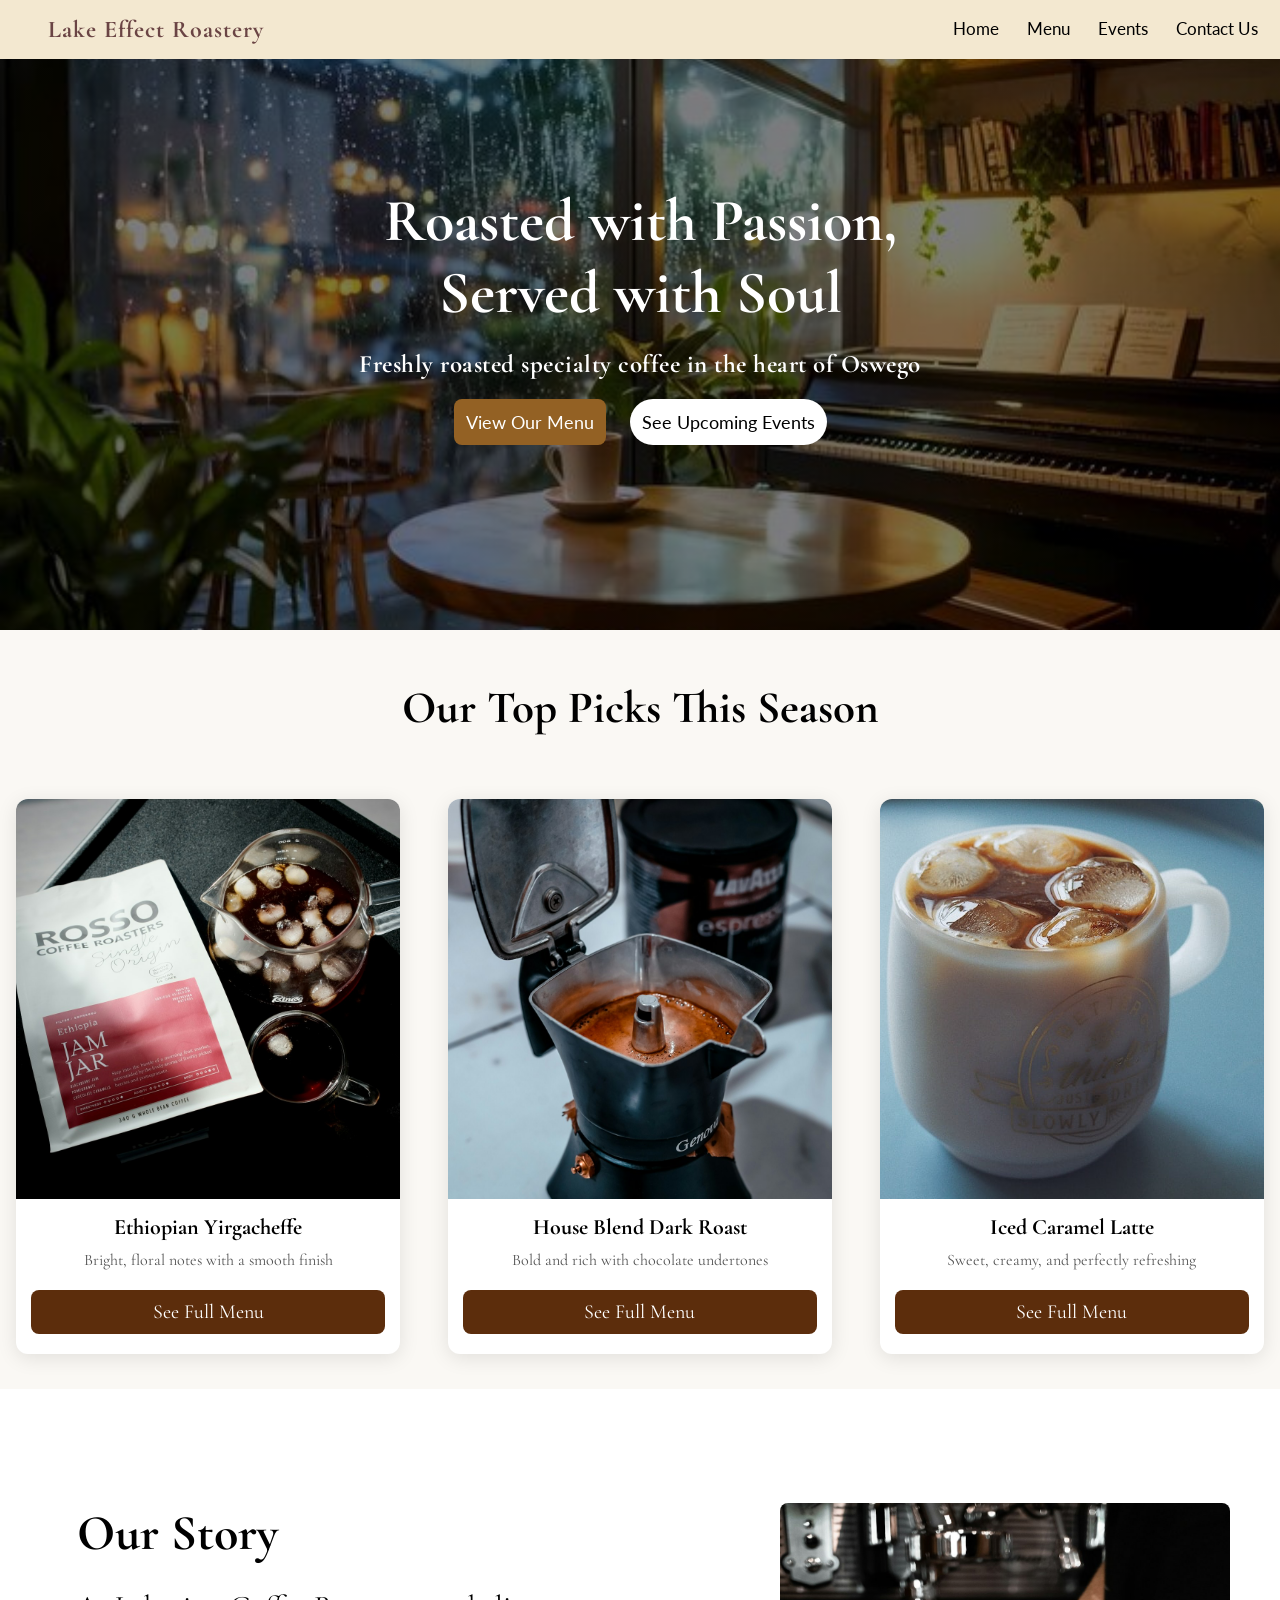
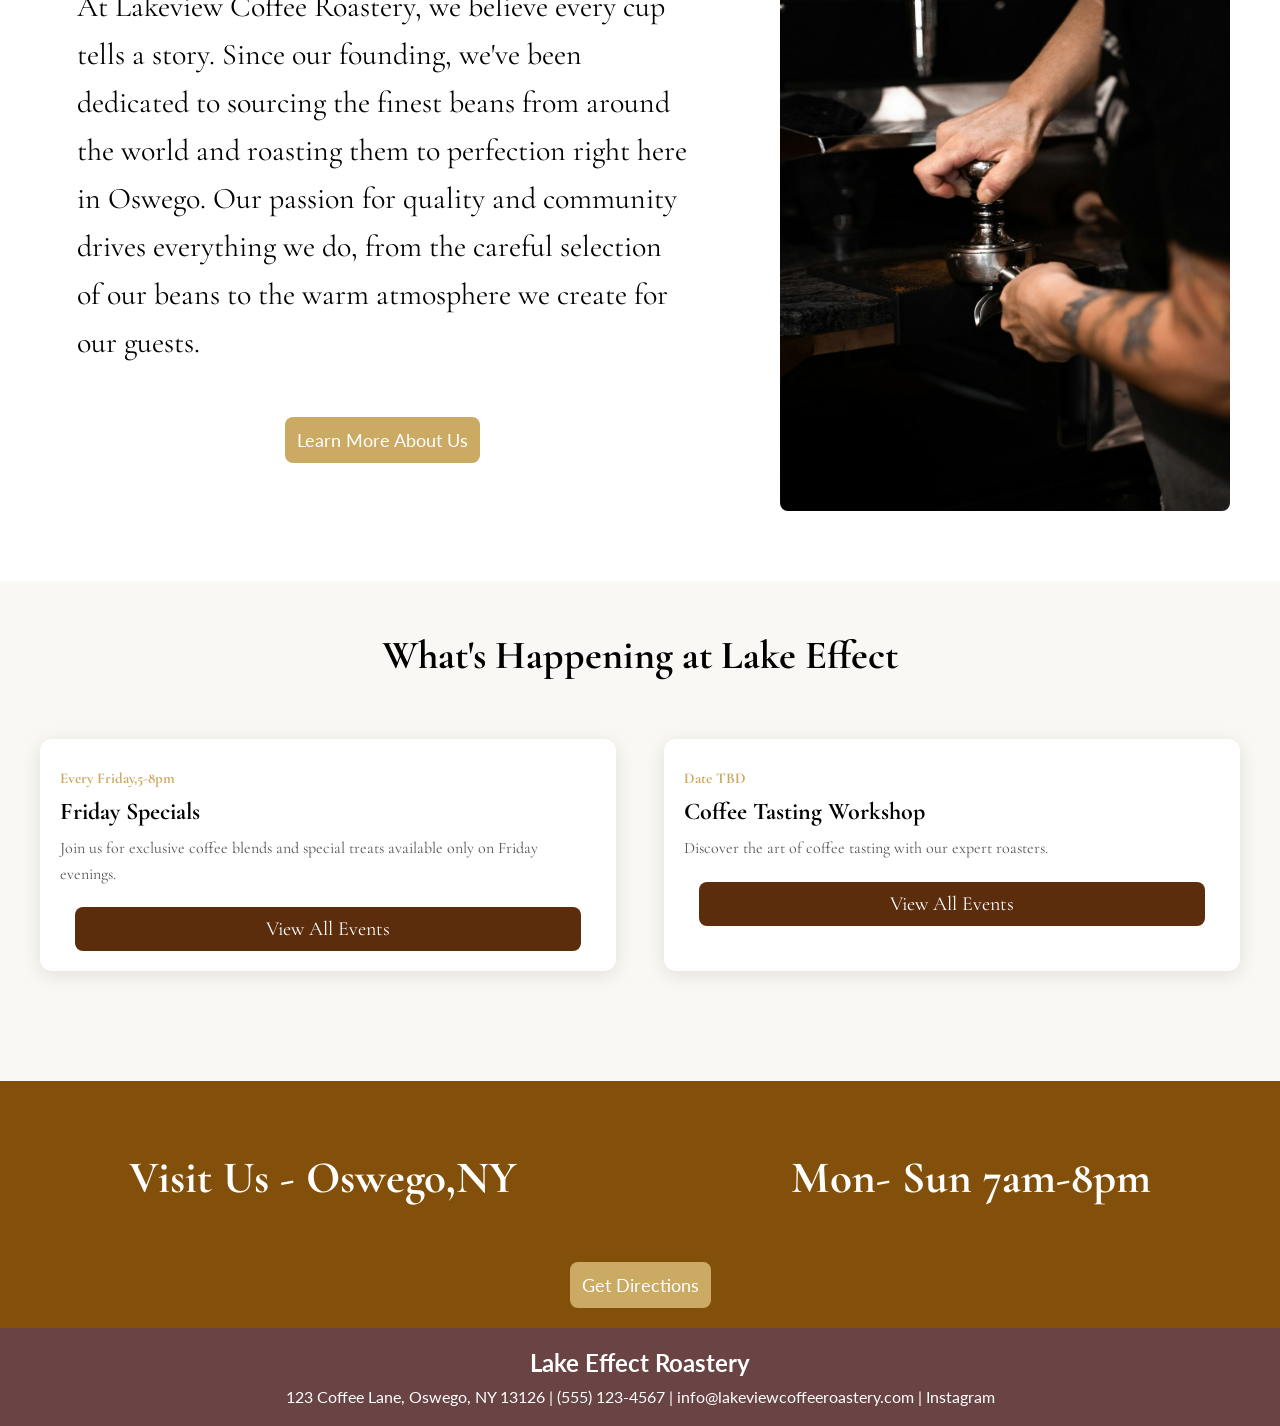
<file: index.html>
<!DOCTYPE html>
<html lang="en">

<head>
    <meta charset="UTF-8">
    <meta name="viewport" content="width=device-width, initial-scale=1.0">
    <link rel="stylesheet" href="style.css">
    <title>Lake Effect</title>
    <!--Lato Font-->

    <link rel="preconnect" href="https://fonts.googleapis.com">
    <link rel="preconnect" href="https://fonts.gstatic.com" crossorigin>
    <link
        href="https://fonts.googleapis.com/css2?family=Lato:ital,wght@0,100;0,300;0,400;0,700;0,900;1,100;1,300;1,400;1,700;1,900&display=swap"
        rel="stylesheet">

    <!--Cormorant Garamond Font-->
    <link rel="preconnect" href="https://fonts.googleapis.com">
    <link rel="preconnect" href="https://fonts.gstatic.com" crossorigin>
    <link
        href="https://fonts.googleapis.com/css2?family=Cormorant+Garamond:ital,wght@0,300..700;1,300..700&family=Lato:ital,wght@0,100;0,300;0,400;0,700;0,900;1,100;1,300;1,400;1,700;1,900&display=swap"
        rel="stylesheet">
    <link rel="stylesheet" href="https://cdn.jsdelivr.net/npm/@fortawesome/fontawesome-free@6.6.0/css/all.min.css">
    <style>
        .text-box h3 {
            letter-spacing: 0.5px;
        }
    </style>
</head>

<body>
    <!-- Main content goes here -->
    <section class="header">
        
        <nav>
            <h3 style="letter-spacing: 1px;">Lake Effect Roastery</h3>
            <div class="nav-links" id="navLinks">
                <i class="fa-solid fa-xmark" onclick="hidemenu()"></i>

                <ul>
                    <li><a href="index.html">Home</a></li>
                    <li><a href="menu.html">Menu</a></li>
                    <li><a href="events.html">Events</a></li>
                    <li><a href="contact.html">Contact Us</a></li>
                </ul>
            </div>
            <i class="fa-solid fa-bars" onclick="showmenu()"></i>
        </nav>
        <div class="text-box">
            <h1>
                Roasted with Passion,<br>
                Served with Soul

            </h1>
            <h3>Freshly roasted specialty coffee in the heart of Oswego </h3>
            <a href="menu.html" class="hero-btn">View Our Menu</a>
            <a href="events.html" class="hero-btn2">See Upcoming Events</a>
        </div>
    </section>

    <!--------- Top picks section ---------->

    <section class="top-picks">
        <h1>Our Top Picks This Season</h1>
        <div class="row">
            <div class="top-pick-col">
                <img src="images/ey.png" alt="Ethiopian Yirgacheffe">
                <div class="layer">
                    <h3>Ethiopian Yirgacheffe</h3>
                    <p>Bright, floral notes with a smooth finish</p>
                    <a href="menu.html" class="card-btn">See Full Menu</a>
                </div>
            </div>
            <div class="top-pick-col">
                <img src="images/hbd.png" alt="House Blend Dark Roast">
                <div class="layer">
                    <h3>House Blend Dark Roast</h3>
                    <p>Bold and rich with chocolate undertones</p>
                    <a href="menu.html" class="card-btn">See Full Menu</a>
                </div>
            </div>
            <div class="top-pick-col">
                <img src="images/iced.png" alt="Iced Caramel Latte">
                <div class="layer">
                    <h3>Iced Caramel Latte</h3>
                    <p>Sweet, creamy, and perfectly refreshing</p>
                    <a href="menu.html" class="card-btn">See Full Menu</a>
                </div>
            </div>
        </div>


        <!--- Our story sectiom-->
        <section class="our-story">
            <div class="row">
                <div class="story-col">
                    <h1>Our Story</h1>
                    <p>At Lakeview Coffee Roastery, we believe every cup tells a story. Since our founding, we've been
                        dedicated to sourcing the finest beans from around the world and roasting them to perfection
                        right here in Oswego. Our passion for quality and community drives everything we do, from the
                        careful selection of our beans to the warm atmosphere we create for our guests.
                    </p>
                    <a href="contact.html" class="hero-btn3">Learn More About Us</a>
                </div>
                <div class="story-col">
                    <img src="images/story.png" alt="Lake Effect Roastery Interior">
                </div>
            </div>
        </section>

        <!--whats happening section -->
        <section class="whats-happening">
            <h1>What's Happening at Lake Effect</h1>

            <div class="happening-row"> 

                <div class="happening-col">
                    <h4> Every Friday,5-8pm</h4>
                    <h2>Friday Specials</h2>
                    <p>Join us for exclusive coffee blends and special treats available only on Friday evenings.</p>
                    <a href="events.html" class="card-btn">View All Events</a>
                </div>

                <div class="happening-col">
                    <h4> Date TBD</h4>
                    <h2>Coffee Tasting Workshop</h2>
                    <p>Discover the art of coffee tasting with our expert roasters.</p>
                    <a href="events.html" class="card-btn">View All Events</a>
                </div>

            </div> 
        </section>
        <section class = "get-directions">
            <div class="row">
                <div class="directions-col">
                    <h1>Visit Us - Oswego,NY</h1>
                </div>
            <div class="directions-col">
                   <h1>Mon- Sun 7am-8pm</h1> 
                </div>
            </div>
            <a href="https://www.google.com/maps/place/123+Coffee+Lane,+Oswego,+NY+13126" class="hero-btn3" target="_blank" rel="noopener noreferrer">Get Directions</a>
        </section>
    


        <!-- contact us section-->
        
        <section class="footer">
            <h3>Lake Effect Roastery</h3>
            <p>123 Coffee Lane, Oswego, NY 13126 | (555) 123-4567 | <a href="https://mail.google.com/mail/?view=cm&fs=1&to=info@lakeviewcoffeeroastery.com" target="_blank" rel="noopener noreferrer">info@lakeviewcoffeeroastery.com</a> | <a href="https://www.instagram.com/" target="_blank" rel="noopener noreferrer">Instagram</a></p>
        </section>

        <script>
            var navLinks = document.getElementById("navLinks");
            function showmenu() {
                navLinks.style.right = "0";
            }
            function hidemenu() {
                navLinks.style.right = "-200px";
            }

        </script>

</body>

</html>
</file>
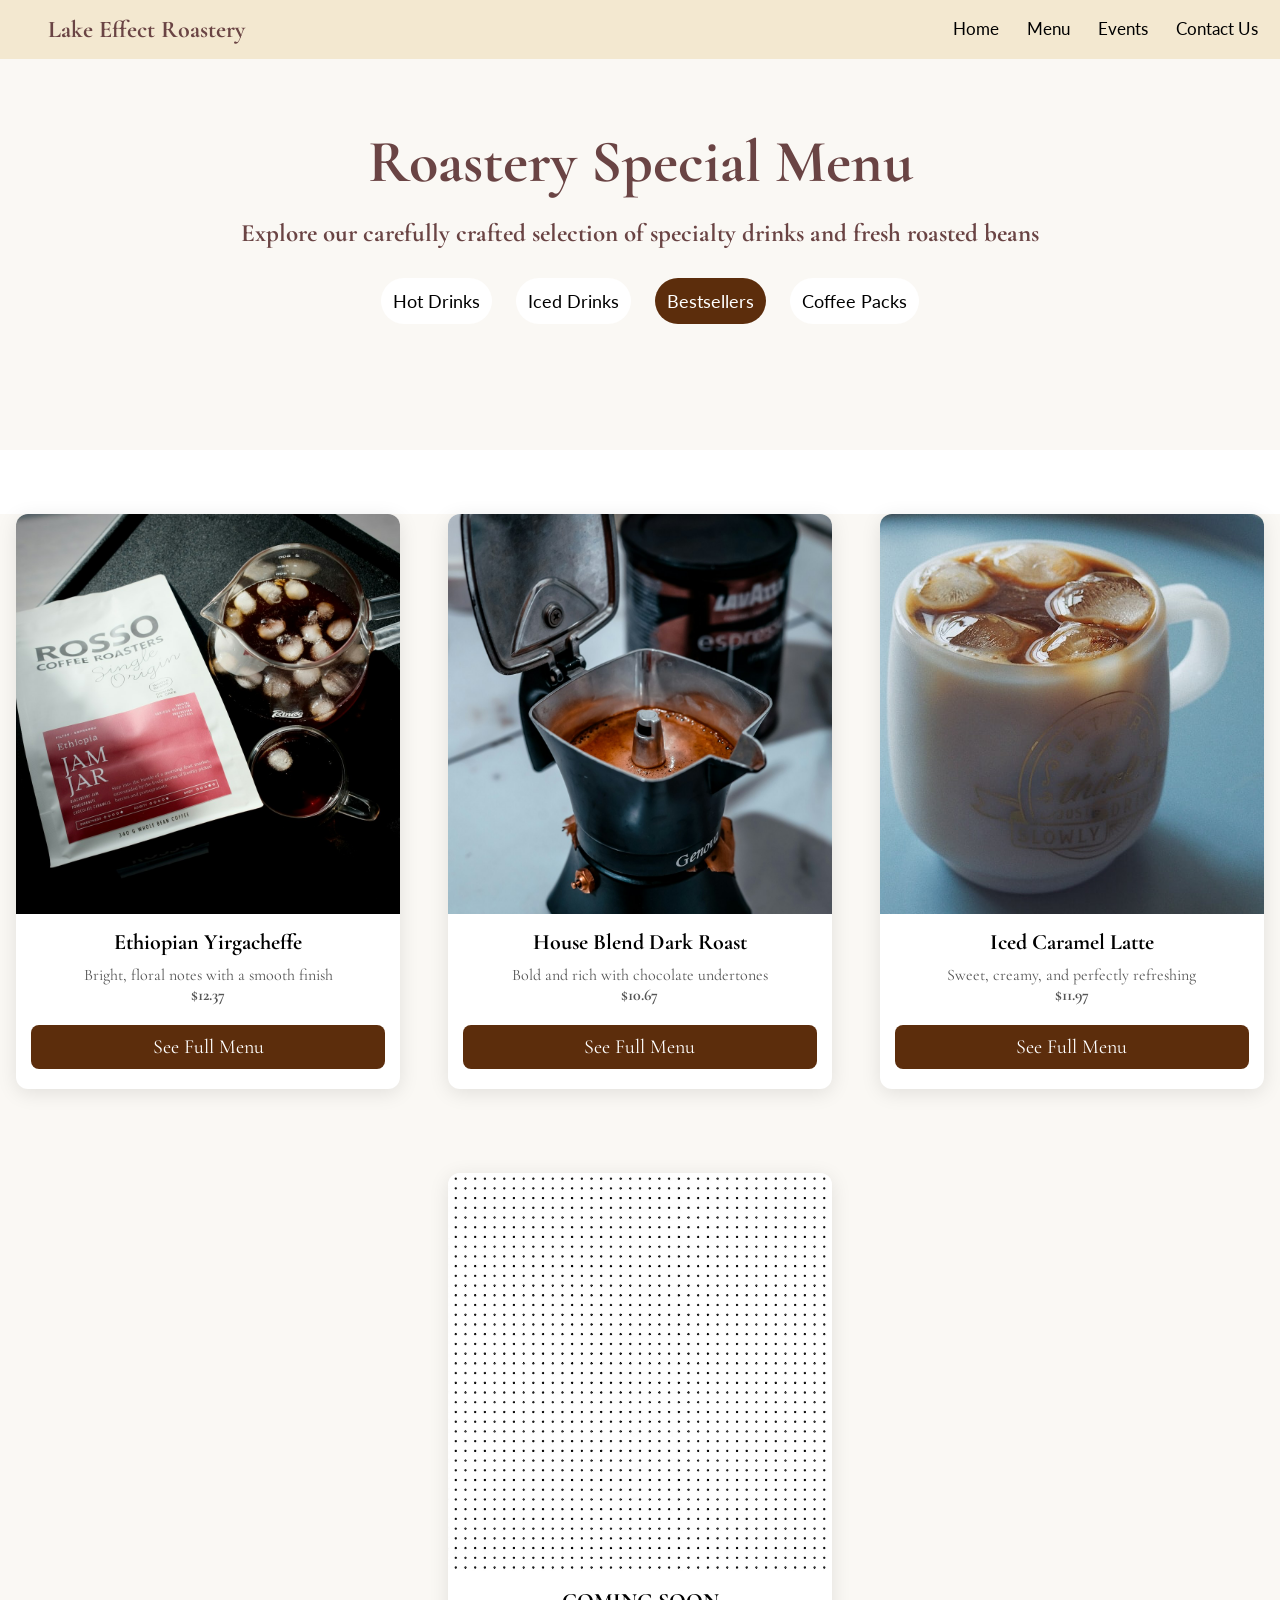
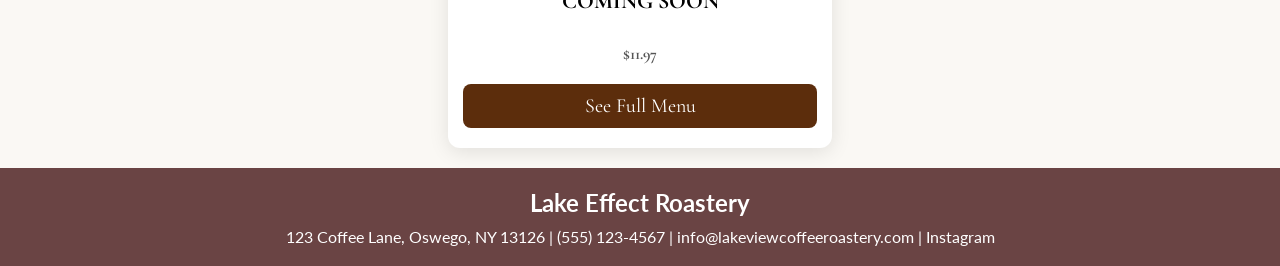
<file: best.html>
<!DOCTYPE html>
<html lang="en">

<head>
    <meta charset="UTF-8">
    <meta name="viewport" content="width=device-width, initial-scale=1.0">
    <link rel="stylesheet" href="style.css">
    <title>Lake Effect</title>
    <!--Lato Font-->

    <link rel="preconnect" href="https://fonts.googleapis.com">
    <link rel="preconnect" href="https://fonts.gstatic.com" crossorigin>
    <link
        href="https://fonts.googleapis.com/css2?family=Lato:ital,wght@0,100;0,300;0,400;0,700;0,900;1,100;1,300;1,400;1,700;1,900&display=swap"
        rel="stylesheet">

    <!--Cormorant Garamond Font-->
    <link rel="preconnect" href="https://fonts.googleapis.com">
    <link rel="preconnect" href="https://fonts.gstatic.com" crossorigin>
    <link
        href="https://fonts.googleapis.com/css2?family=Cormorant+Garamond:ital,wght@0,300..700;1,300..700&family=Lato:ital,wght@0,100;0,300;0,400;0,700;0,900;1,100;1,300;1,400;1,700;1,900&display=swap"
        rel="stylesheet">
    <link rel="stylesheet" href="https://cdn.jsdelivr.net/npm/@fortawesome/fontawesome-free@6.6.0/css/all.min.css">
</head>

<body>
    <!-- Main content goes here -->
    <section class="header-menu">
        <nav>
            <h3>Lake Effect Roastery</h3>
            <div class="nav-links" id="navLinks">
                <i class="fa-solid fa-xmark" onclick="hidemenu()"></i>

                <ul>
                    <li><a href="index.html">Home</a></li>
                    <li><a href="menu.html">Menu</a></li>
                    <li><a href="events.html">Events</a></li>
                    <li><a href="contact.html">Contact Us</a></li>
                </ul>
            </div>
            <i class="fa-solid fa-bars" onclick="showmenu()"></i>
        </nav>
        <div class="text-box">
            <h1>
                Roastery Special Menu
            </h1>
            <h3>Explore our carefully crafted selection of specialty drinks and fresh roasted beans </h3>
            <a href="menu.html" class="hero-btn2">Hot Drinks</a>
            <a href="iced.html" class="hero-btn2">Iced Drinks</a>
            <a href="best.html" class="hero-btn2-selected">Bestsellers</a>
            <a href="packs.html" class="hero-btn2">Coffee Packs</a>
        </div>
    </section>

    <!--------- Top picks section ---------->

    <section class="top-picks-menu">
        <div class="row">
            <div class="top-pick-col">
                <img src="images/ey.png" alt="Ethiopian Yirgacheffe">
                <div class="layer">
                    <h3>Ethiopian Yirgacheffe</h3>
                    <p>Bright, floral notes with a smooth finish <br> <b>$12.37</b> </p>
                    <a href="menu.html" class="card-btn">See Full Menu</a>
                </div>
            </div>
            <div class="top-pick-col">
                <img src="images/hbd.png" alt="House Blend Dark Roast">
                <div class="layer">
                    <h3>House Blend Dark Roast</h3>
                    <p>Bold and rich with chocolate undertones <br> <b>$10.67</b></p>
                    <a href="menu.html" class="card-btn">See Full Menu</a>
                </div>
            </div>
            <div class="top-pick-col">
                <img src="images/iced.png" alt="Iced Caramel Latte">
                <div class="layer">
                    <h3>Iced Caramel Latte</h3>
                    <p>Sweet, creamy, and perfectly refreshing <br> <b>$11.97</b></p>
                    <a href="menu.html" class="card-btn">See Full Menu</a>
                </div>
            </div>
        </div>
        <div class="row-2">
            <div class="top-pick-col">
                <img src="images/grid.png" alt="Iced Caramel Latte">
                <div class="layer">
                    <h3>COMING SOON</h3>
                    <p> <br> <b>$11.97</b></p>
                    <a href="menu.html" class="card-btn">See Full Menu</a>
                </div>
            </div>
        </div>
        </section>


        <!-- contact us section-->

        <section class="footer">
            <h3>Lake Effect Roastery</h3>
            <p>123 Coffee Lane, Oswego, NY 13126 | (555) 123-4567 | <a href="https://mail.google.com/mail/?view=cm&fs=1&to=info@lakeviewcoffeeroastery.com" target="_blank" rel="noopener noreferrer">info@lakeviewcoffeeroastery.com</a> | <a href="https://www.instagram.com/" target="_blank" rel="noopener noreferrer">Instagram</a></p>
        </section>

        <script>
            var navLinks = document.getElementById("navLinks");
            function showmenu() {
                navLinks.style.right = "0";
            }
            function hidemenu() {
                navLinks.style.right = "-200px";
            }

        </script>

</body>

</html>
</file>
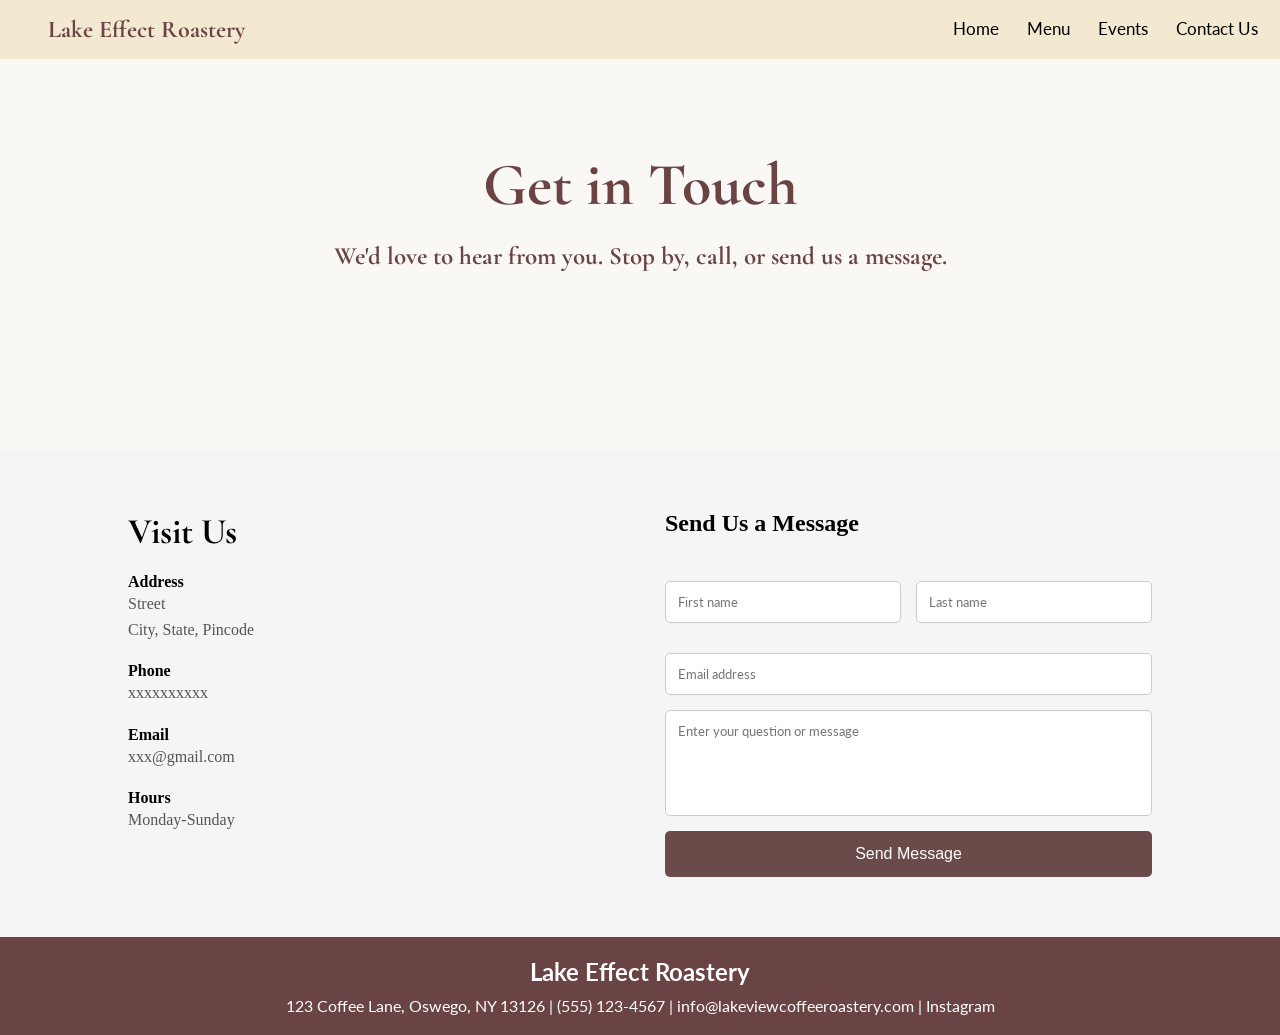
<file: contact.html>
<!DOCTYPE html>
<html lang="en">

<head>
    <meta charset="UTF-8">
    <meta name="viewport" content="width=device-width, initial-scale=1.0">
    <link rel="stylesheet" href="style.css">
    <title>Lake Effect</title>
    <!--Lato Font-->

    <link rel="preconnect" href="https://fonts.googleapis.com">
    <link rel="preconnect" href="https://fonts.gstatic.com" crossorigin>
    <link
        href="https://fonts.googleapis.com/css2?family=Lato:ital,wght@0,100;0,300;0,400;0,700;0,900;1,100;1,300;1,400;1,700;1,900&display=swap"
        rel="stylesheet">

    <!--Cormorant Garamond Font-->
    <link rel="preconnect" href="https://fonts.googleapis.com">
    <link rel="preconnect" href="https://fonts.gstatic.com" crossorigin>
    <link
        href="https://fonts.googleapis.com/css2?family=Cormorant+Garamond:ital,wght@0,300..700;1,300..700&family=Lato:ital,wght@0,100;0,300;0,400;0,700;0,900;1,100;1,300;1,400;1,700;1,900&display=swap"
        rel="stylesheet">
    <link rel="stylesheet" href="https://cdn.jsdelivr.net/npm/@fortawesome/fontawesome-free@6.6.0/css/all.min.css">
</head>

<body>
    <!-- Main content goes here -->
    <section class="header-menu">
        <nav>
            <h3>Lake Effect Roastery</h3>
            <div class="nav-links" id="navLinks">
                <i class="fa-solid fa-xmark" onclick="hidemenu()"></i>

                <ul>
                    <li><a href="index.html">Home</a></li>
                    <li><a href="menu.html">Menu</a></li>
                    <li><a href="events.html">Events</a></li>
                    <li><a href="contact.html">Contact Us</a></li>
                </ul>
            </div>
            <i class="fa-solid fa-bars" onclick="showmenu()"></i>
        </nav>
        <div class="text-box">
            <h1>
                Get in Touch 
            </h1>
            <h3>We'd love to hear from you. Stop by, call, or send us a message. </h3>
        </div>
    </section>

    <!--------- Top picks section ---------->

    <section class="contact-section">
    <div class="contact-container">

        <!-- LEFT SIDE -->
        <div class="contact-left">
            <h2>Visit Us</h2>

            <div class="contact-info">
                <h4>Address</h4>
                <p>Street<br>City, State, Pincode</p>

                <h4>Phone</h4>
                <p>xxxxxxxxxx</p>

                <h4>Email</h4>
                <p><a href="https://mail.google.com/mail/?view=cm&fs=1&to=xxx@gmail.com" target="_blank" rel="noopener noreferrer">xxx@gmail.com</a></p>

                <h4>Hours</h4>
                <p>Monday-Sunday</p>
            </div>
        </div>

        <!-- RIGHT SIDE -->
        <div class="contact-right">
            <h2>Send Us a Message</h2>

            <form>
                <div class="row">
                    <input type="text" placeholder="First name" required>
                    <input type="text" placeholder="Last name" required>
                </div>

                <input type="email" placeholder="Email address" required>

                <textarea rows="5" placeholder="Enter your question or message"></textarea>

                <button type="submit">Send Message</button>
            </form>
        </div>

    </div>
</section>


        <!-- contact us section-->

        <section class="footer">
            <h3>Lake Effect Roastery</h3>
            <p>123 Coffee Lane, Oswego, NY 13126 | (555) 123-4567 | <a href="https://mail.google.com/mail/?view=cm&fs=1&to=info@lakeviewcoffeeroastery.com" target="_blank" rel="noopener noreferrer">info@lakeviewcoffeeroastery.com</a> | <a href="https://www.instagram.com/" target="_blank" rel="noopener noreferrer">Instagram</a></p>
        </section>

        <script>
            var navLinks = document.getElementById("navLinks");
            function showmenu() {
                navLinks.style.right = "0";
            }
            function hidemenu() {
                navLinks.style.right = "-200px";
            }

        </script>

</body>

</html>
</file>
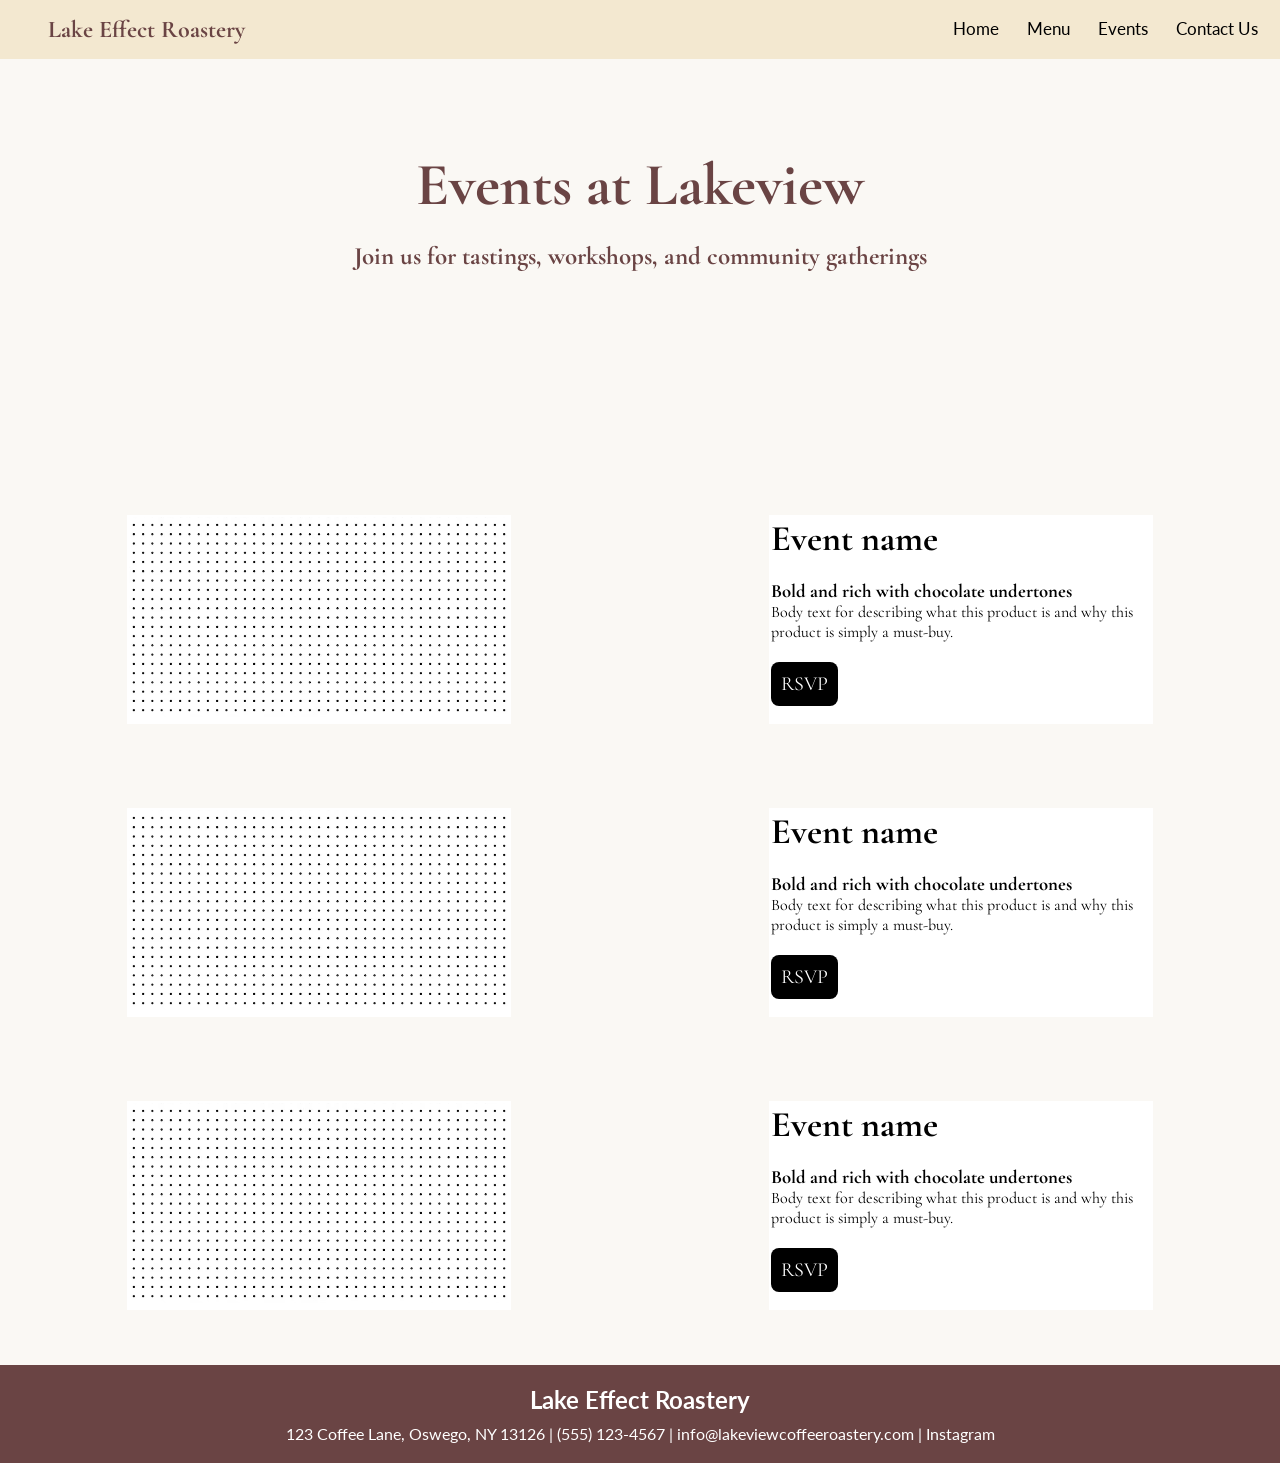
<file: events.html>
<!DOCTYPE html>
<html lang="en">

<head>
    <meta charset="UTF-8">
    <meta name="viewport" content="width=device-width, initial-scale=1.0">
    <link rel="stylesheet" href="style.css">
    <title>Lake Effect</title>
    <!--Lato Font-->

    <link rel="preconnect" href="https://fonts.googleapis.com">
    <link rel="preconnect" href="https://fonts.gstatic.com" crossorigin>
    <link
        href="https://fonts.googleapis.com/css2?family=Lato:ital,wght@0,100;0,300;0,400;0,700;0,900;1,100;1,300;1,400;1,700;1,900&display=swap"
        rel="stylesheet">

    <!--Cormorant Garamond Font-->
    <link rel="preconnect" href="https://fonts.googleapis.com">
    <link rel="preconnect" href="https://fonts.gstatic.com" crossorigin>
    <link
        href="https://fonts.googleapis.com/css2?family=Cormorant+Garamond:ital,wght@0,300..700;1,300..700&family=Lato:ital,wght@0,100;0,300;0,400;0,700;0,900;1,100;1,300;1,400;1,700;1,900&display=swap"
        rel="stylesheet">
    <link rel="stylesheet" href="https://cdn.jsdelivr.net/npm/@fortawesome/fontawesome-free@6.6.0/css/all.min.css">
</head>

<body>
    <!-- Main content goes here -->
    <section class="header-menu">
        <nav>
            <h3>Lake Effect Roastery</h3>
            <div class="nav-links" id="navLinks">
                <i class="fa-solid fa-xmark" onclick="hidemenu()"></i>

                <ul>
                    <li><a href="index.html">Home</a></li>
                    <li><a href="menu.html">Menu</a></li>
                    <li><a href="events.html">Events</a></li>
                    <li><a href="contact.html">Contact Us</a></li>
                </ul>
            </div>
            <i class="fa-solid fa-bars" onclick="showmenu()"></i>
        </nav>
        <div class="text-box">
            <h1>
                Events at Lakeview
            </h1>
            <h3>Join us for tastings, workshops, and community gatherings </h3>
        </div>
    </section>

    <!--------- Top picks section ---------->

    <section class="events-section ">
        <div class="row">
            <div class="event-col">
                <img src="images/grid.png" alt="Ethiopian Yirgacheffe">
            </div>
            <div class="event-col">
                    <h1>Event name</h1>
                    <h3>Bold and rich with chocolate undertones </h3>
                    <p>Body text for describing what this product is and why this product is simply a must-buy.</p>
                    <a href="#" class="event-btn">RSVP</a>
            </div>
        </div>
         <div class="row">
            <div class="event-col">
                <img src="images/grid.png" alt="Ethiopian Yirgacheffe">
            </div>
            <div class="event-col">
                    <h1>Event name</h1>
                    <h3>Bold and rich with chocolate undertones </h3>
                    <p>Body text for describing what this product is and why this product is simply a must-buy.</p>
                    <a href="#" class="event-btn">RSVP</a>
            </div>
        </div>
         <div class="row">
            <div class="event-col">
                <img src="images/grid.png" alt="Ethiopian Yirgacheffe">
            </div>
            <div class="event-col">
                    <h1>Event name</h1>
                    <h3>Bold and rich with chocolate undertones </h3>
                    <p>Body text for describing what this product is and why this product is simply a must-buy.</p>
                    <a href="#" class="event-btn">RSVP</a>
            </div>
        </div>
        </section>


        <!-- contact us section-->

        <section class="footer">
            <h3>Lake Effect Roastery</h3>
            <p>123 Coffee Lane, Oswego, NY 13126 | (555) 123-4567 | <a href="https://mail.google.com/mail/?view=cm&fs=1&to=info@lakeviewcoffeeroastery.com" target="_blank" rel="noopener noreferrer">info@lakeviewcoffeeroastery.com</a> | <a href="https://www.instagram.com/" target="_blank" rel="noopener noreferrer">Instagram</a></p>
        </section>

        <script>
            var navLinks = document.getElementById("navLinks");
            function showmenu() {
                navLinks.style.right = "0";
            }
            function hidemenu() {
                navLinks.style.right = "-200px";
            }

        </script>

</body>

</html>
</file>
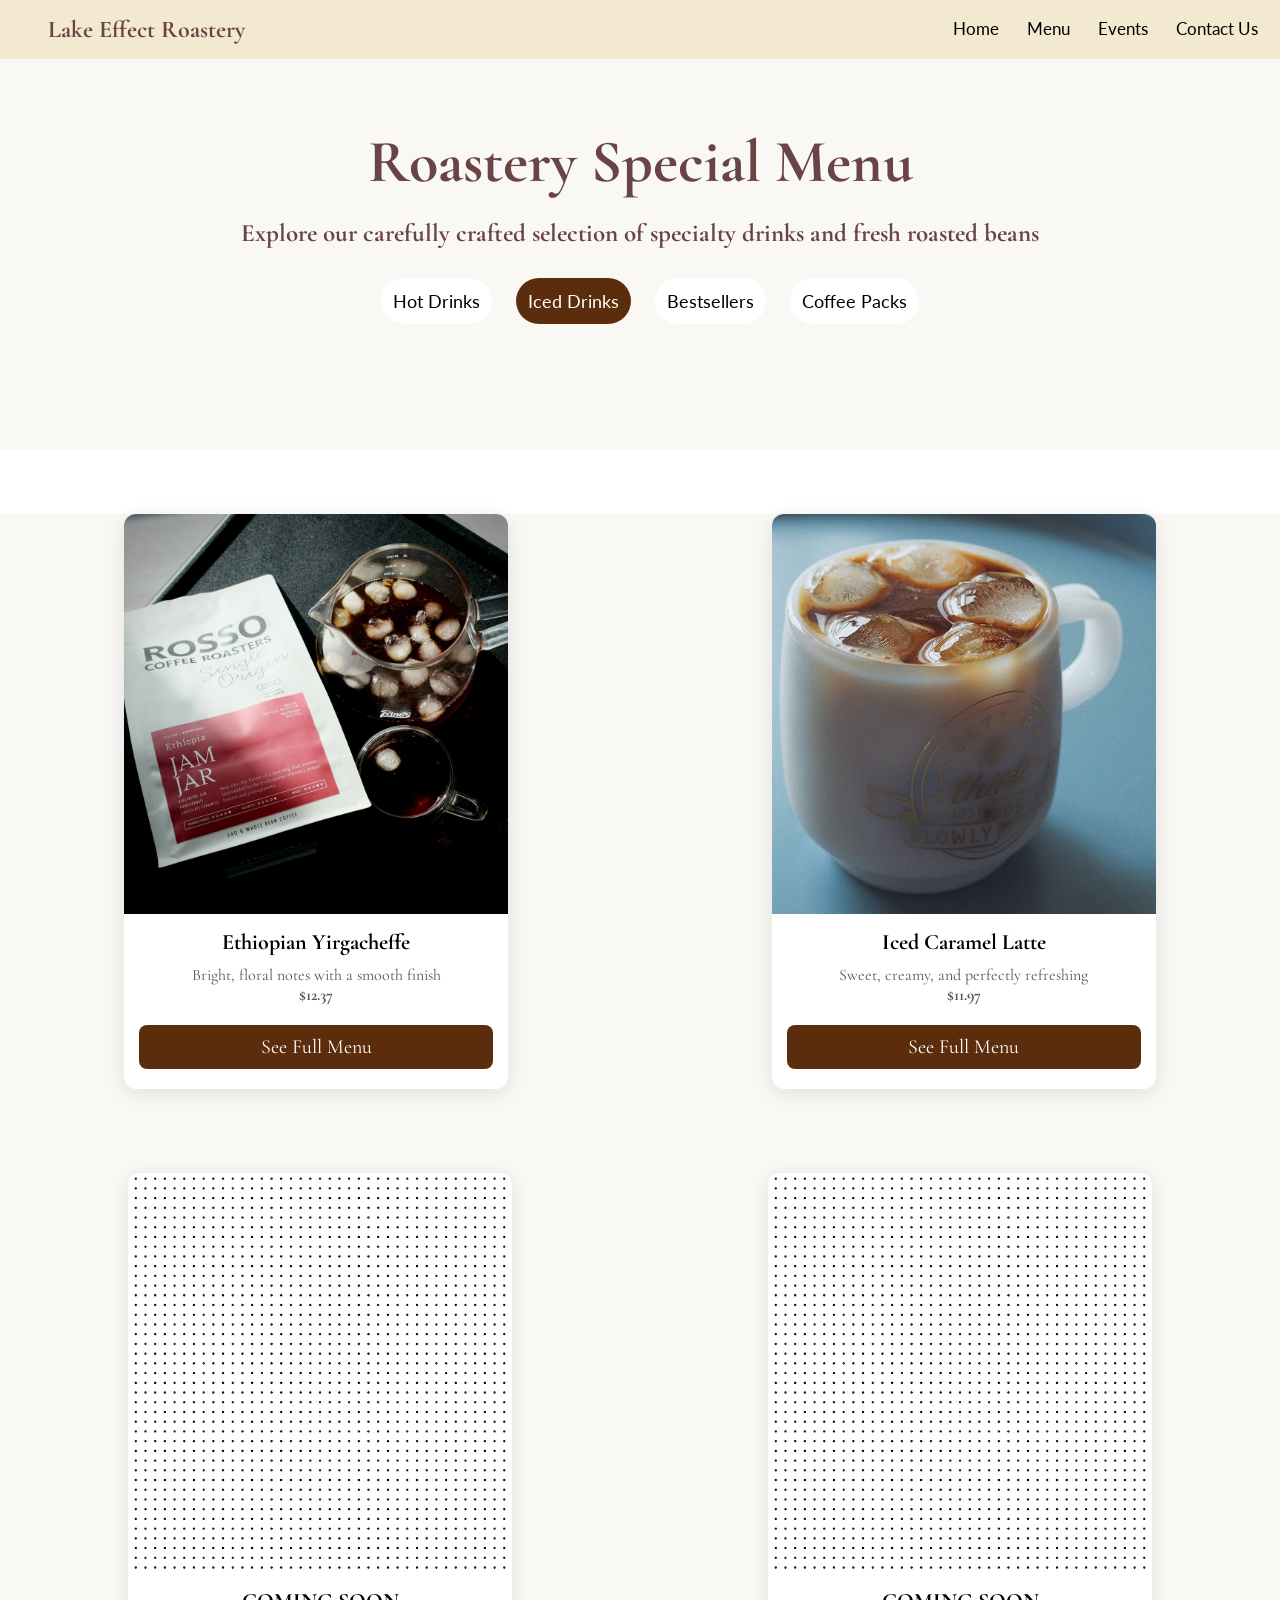
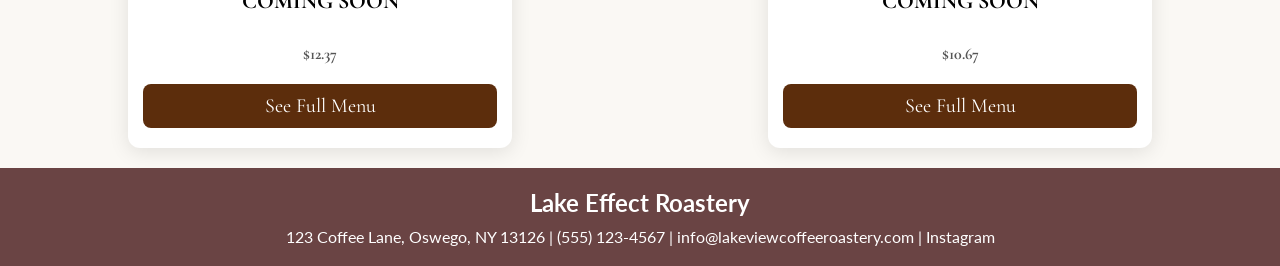
<file: iced.html>
<!DOCTYPE html>
<html lang="en">

<head>
    <meta charset="UTF-8">
    <meta name="viewport" content="width=device-width, initial-scale=1.0">
    <link rel="stylesheet" href="style.css">
    <title>Lake Effect</title>
    <!--Lato Font-->

    <link rel="preconnect" href="https://fonts.googleapis.com">
    <link rel="preconnect" href="https://fonts.gstatic.com" crossorigin>
    <link
        href="https://fonts.googleapis.com/css2?family=Lato:ital,wght@0,100;0,300;0,400;0,700;0,900;1,100;1,300;1,400;1,700;1,900&display=swap"
        rel="stylesheet">

    <!--Cormorant Garamond Font-->
    <link rel="preconnect" href="https://fonts.googleapis.com">
    <link rel="preconnect" href="https://fonts.gstatic.com" crossorigin>
    <link
        href="https://fonts.googleapis.com/css2?family=Cormorant+Garamond:ital,wght@0,300..700;1,300..700&family=Lato:ital,wght@0,100;0,300;0,400;0,700;0,900;1,100;1,300;1,400;1,700;1,900&display=swap"
        rel="stylesheet">
    <link rel="stylesheet" href="https://cdn.jsdelivr.net/npm/@fortawesome/fontawesome-free@6.6.0/css/all.min.css">
</head>

<body>
    <!-- Main content goes here -->
    <section class="header-menu">
        <nav>
            <h3>Lake Effect Roastery</h3>
            <div class="nav-links" id="navLinks">
                <i class="fa-solid fa-xmark" onclick="hidemenu()"></i>

                <ul>
                    <li><a href="index.html">Home</a></li>
                    <li><a href="menu.html">Menu</a></li>
                    <li><a href="events.html">Events</a></li>
                    <li><a href="contact.html">Contact Us</a></li>
                </ul>
            </div>
            <i class="fa-solid fa-bars" onclick="showmenu()"></i>
        </nav>
        <div class="text-box">
            <h1>
                Roastery Special Menu
            </h1>
            <h3>Explore our carefully crafted selection of specialty drinks and fresh roasted beans </h3>
            <a href="menu.html" class="hero-btn2">Hot Drinks</a>
            <a href="iced.html" class="hero-btn2-selected">Iced Drinks</a>
            <a href="best.html" class="hero-btn2">Bestsellers</a>
            <a href="packs.html" class="hero-btn2">Coffee Packs</a>
        </div>
    </section>

    <!--------- Top picks section ---------->

    <section class="top-picks-menu">
        <div class="row">
            <div class="top-pick-col">
                <img src="images/ey.png" alt="Ethiopian Yirgacheffe">
                <div class="layer">
                    <h3>Ethiopian Yirgacheffe</h3>
                    <p>Bright, floral notes with a smooth finish <br> <b>$12.37</b> </p>
                    <a href="menu.html" class="card-btn">See Full Menu</a>
                </div>
            </div>
        
            <div class="top-pick-col">
                <img src="images/iced.png" alt="Iced Caramel Latte">
                <div class="layer">
                    <h3>Iced Caramel Latte</h3>
                    <p>Sweet, creamy, and perfectly refreshing <br> <b>$11.97</b></p>
                    <a href="menu.html" class="card-btn">See Full Menu</a>
                </div>
            </div>
        </div>
        <div class="row-2">
            <div class="top-pick-col">
                <img src="images/grid.png" alt="Ethiopian Yirgacheffe">
                <div class="layer">
                    <h3>COMING SOON </h3>
                    <p> <br> <b>$12.37</b> </p>
                    <a href="menu.html" class="card-btn">See Full Menu</a>
                </div>
            </div>
            <div class="top-pick-col">
                <img src="images/grid.png" alt="House Blend Dark Roast">
                <div class="layer">
                    <h3>COMING SOON</h3>
                    <p> <br> <b>$10.67</b></p>
                    <a href="menu.html" class="card-btn">See Full Menu</a>
                </div>
            </div>
    
        </div>
        </section>


        <!-- contact us section-->

        <section class="footer">
            <h3>Lake Effect Roastery</h3>
            <p>123 Coffee Lane, Oswego, NY 13126 | (555) 123-4567 | <a href="https://mail.google.com/mail/?view=cm&fs=1&to=info@lakeviewcoffeeroastery.com" target="_blank" rel="noopener noreferrer">info@lakeviewcoffeeroastery.com</a> | <a href="https://www.instagram.com/" target="_blank" rel="noopener noreferrer">Instagram</a></p>
        </section>

        <script>
            var navLinks = document.getElementById("navLinks");
            function showmenu() {
                navLinks.style.right = "0";
            }
            function hidemenu() {
                navLinks.style.right = "-200px";
            }

        </script>

</body>

</html>
</file>
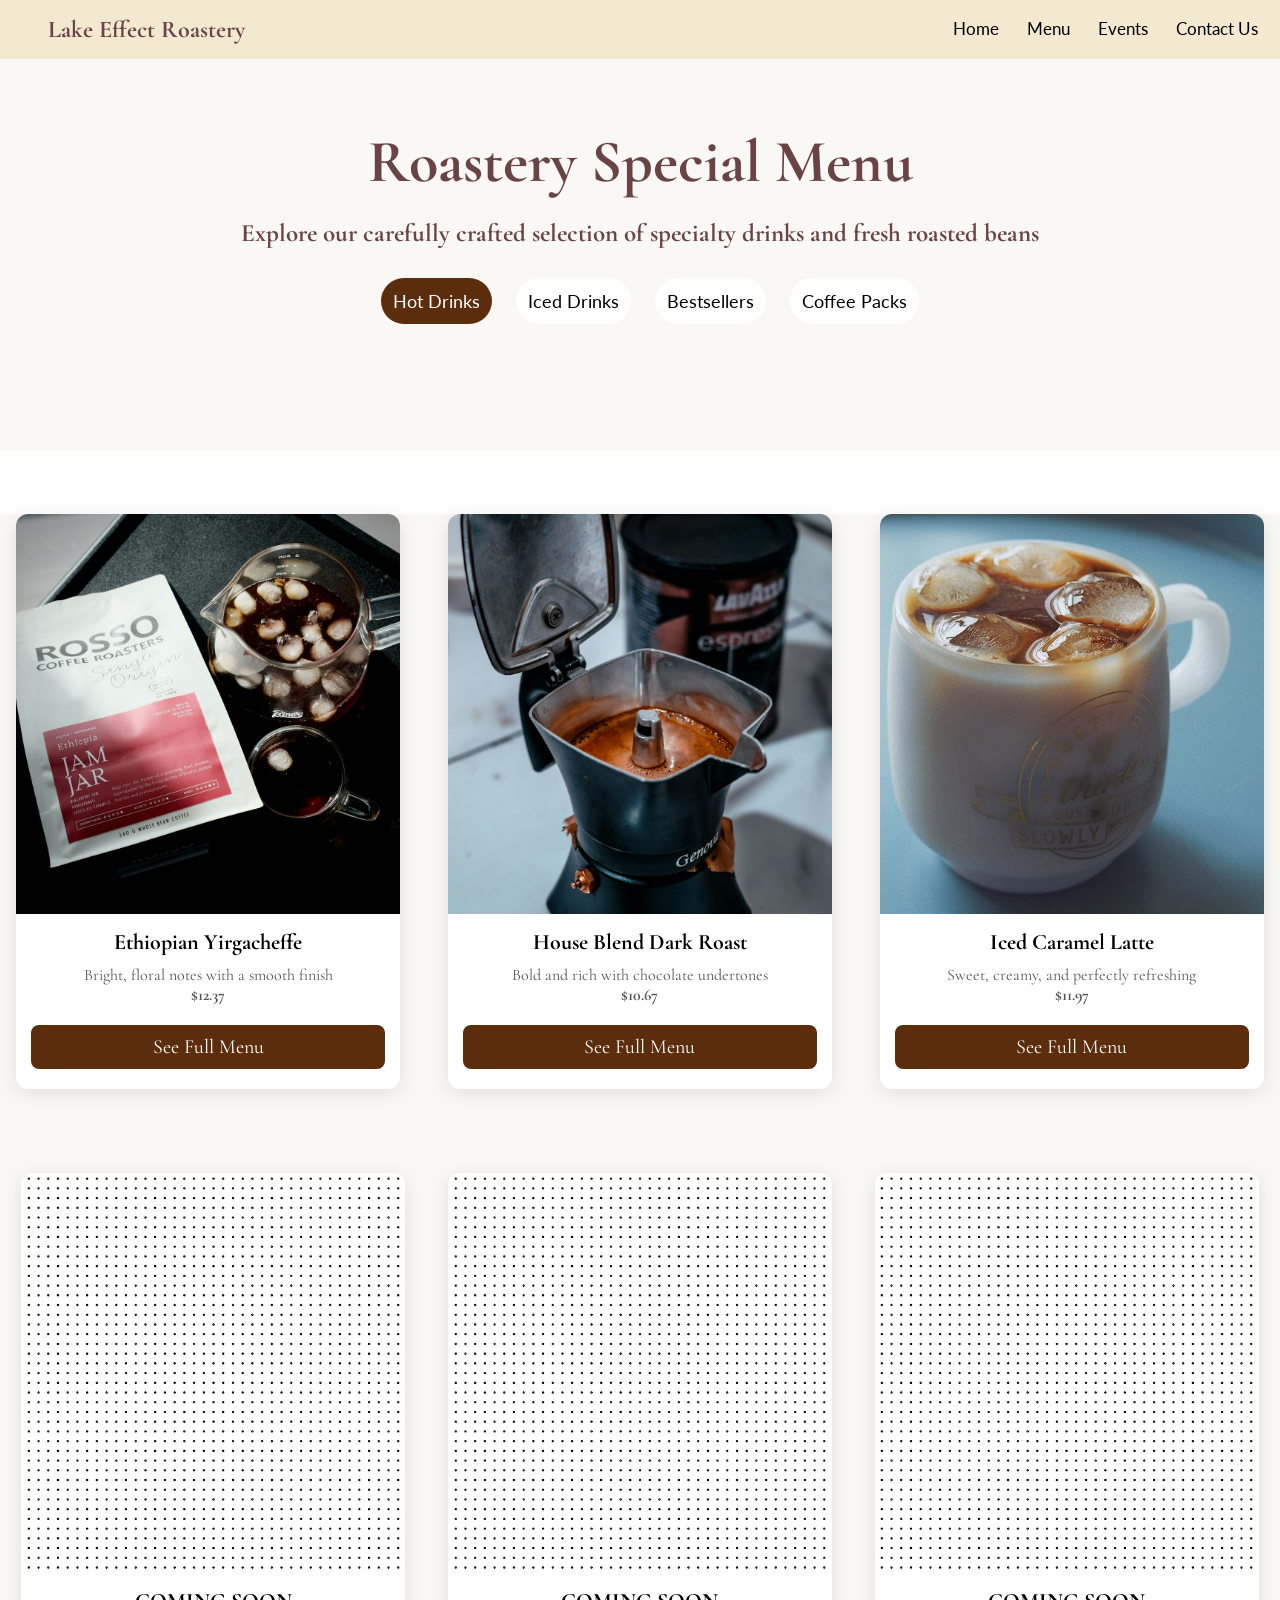
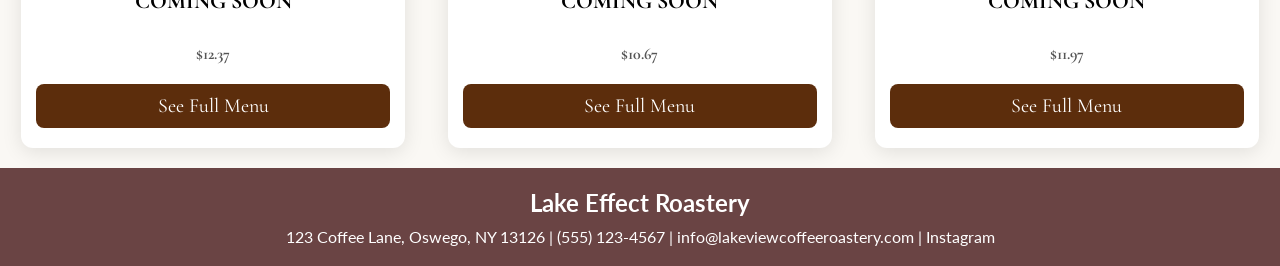
<file: menu.html>
<!DOCTYPE html>
<html lang="en">

<head>
    <meta charset="UTF-8">
    <meta name="viewport" content="width=device-width, initial-scale=1.0">
    <link rel="stylesheet" href="style.css">
    <title>Lake Effect</title>
    <!--Lato Font-->

    <link rel="preconnect" href="https://fonts.googleapis.com">
    <link rel="preconnect" href="https://fonts.gstatic.com" crossorigin>
    <link
        href="https://fonts.googleapis.com/css2?family=Lato:ital,wght@0,100;0,300;0,400;0,700;0,900;1,100;1,300;1,400;1,700;1,900&display=swap"
        rel="stylesheet">

    <!--Cormorant Garamond Font-->
    <link rel="preconnect" href="https://fonts.googleapis.com">
    <link rel="preconnect" href="https://fonts.gstatic.com" crossorigin>
    <link
        href="https://fonts.googleapis.com/css2?family=Cormorant+Garamond:ital,wght@0,300..700;1,300..700&family=Lato:ital,wght@0,100;0,300;0,400;0,700;0,900;1,100;1,300;1,400;1,700;1,900&display=swap"
        rel="stylesheet">
    <link rel="stylesheet" href="https://cdn.jsdelivr.net/npm/@fortawesome/fontawesome-free@6.6.0/css/all.min.css">
</head>

<body>
    <!-- Main content goes here -->
    <section class="header-menu">
        <nav>
            <h3>Lake Effect Roastery</h3>
            <div class="nav-links" id="navLinks">
                <i class="fa-solid fa-xmark" onclick="hidemenu()"></i>

                <ul>
                    <li><a href="index.html">Home</a></li>
                    <li><a href="menu.html">Menu</a></li>
                    <li><a href="events.html">Events</a></li>
                    <li><a href="contact.html">Contact Us</a></li>
                </ul>
            </div>
            <i class="fa-solid fa-bars" onclick="showmenu()"></i>
        </nav>
        <div class="text-box">
            <h1>
                Roastery Special Menu
            </h1>
            <h3>Explore our carefully crafted selection of specialty drinks and fresh roasted beans </h3>
            <a href="menu.html" class="hero-btn2-selected">Hot Drinks</a>
            <a href="iced.html" class="hero-btn2">Iced Drinks</a>
            <a href="best.html" class="hero-btn2">Bestsellers</a>
            <a href="packs.html" class="hero-btn2">Coffee Packs</a>
        </div>
    </section>

    <!--------- Top picks section ---------->

    <section class="top-picks-menu">
        <div class="row">
            <div class="top-pick-col">
                <img src="images/ey.png" alt="Ethiopian Yirgacheffe">
                <div class="layer">
                    <h3>Ethiopian Yirgacheffe</h3>
                    <p>Bright, floral notes with a smooth finish <br> <b>$12.37</b> </p>
                    <a href="menu.html" class="card-btn">See Full Menu</a>
                </div>
            </div>
            <div class="top-pick-col">
                <img src="images/hbd.png" alt="House Blend Dark Roast">
                <div class="layer">
                    <h3>House Blend Dark Roast</h3>
                    <p>Bold and rich with chocolate undertones <br> <b>$10.67</b></p>
                    <a href="menu.html" class="card-btn">See Full Menu</a>
                </div>
            </div>
            <div class="top-pick-col">
                <img src="images/iced.png" alt="Iced Caramel Latte">
                <div class="layer">
                    <h3>Iced Caramel Latte</h3>
                    <p>Sweet, creamy, and perfectly refreshing <br> <b>$11.97</b></p>
                    <a href="menu.html" class="card-btn">See Full Menu</a>
                </div>
            </div>
        </div>
        <div class="row-2">
            <div class="top-pick-col">
                <img src="images/grid.png" alt="Ethiopian Yirgacheffe">
                <div class="layer">
                    <h3>COMING SOON </h3>
                    <p> <br> <b>$12.37</b> </p>
                    <a href="menu.html" class="card-btn">See Full Menu</a>
                </div>
            </div>
            <div class="top-pick-col">
                <img src="images/grid.png" alt="House Blend Dark Roast">
                <div class="layer">
                    <h3>COMING SOON</h3>
                    <p> <br> <b>$10.67</b></p>
                    <a href="menu.html" class="card-btn">See Full Menu</a>
                </div>
            </div>
            <div class="top-pick-col">
                <img src="images/grid.png" alt="Iced Caramel Latte">
                <div class="layer">
                    <h3>COMING SOON</h3>
                    <p> <br> <b>$11.97</b></p>
                    <a href="menu.html" class="card-btn">See Full Menu</a>
                </div>
            </div>
        </div>
        </section>


        <!-- contact us section-->

        <section class="footer">
            <h3>Lake Effect Roastery</h3>
            <p>123 Coffee Lane, Oswego, NY 13126 | (555) 123-4567 | <a href="https://mail.google.com/mail/?view=cm&fs=1&to=info@lakeviewcoffeeroastery.com" target="_blank" rel="noopener noreferrer">info@lakeviewcoffeeroastery.com</a> | <a href="https://www.instagram.com/" target="_blank" rel="noopener noreferrer">Instagram</a></p>
        </section>

        <script>
            var navLinks = document.getElementById("navLinks");
            function showmenu() {
                navLinks.style.right = "0";
            }
            function hidemenu() {
                navLinks.style.right = "-200px";
            }

        </script>

</body>

</html>
</file>
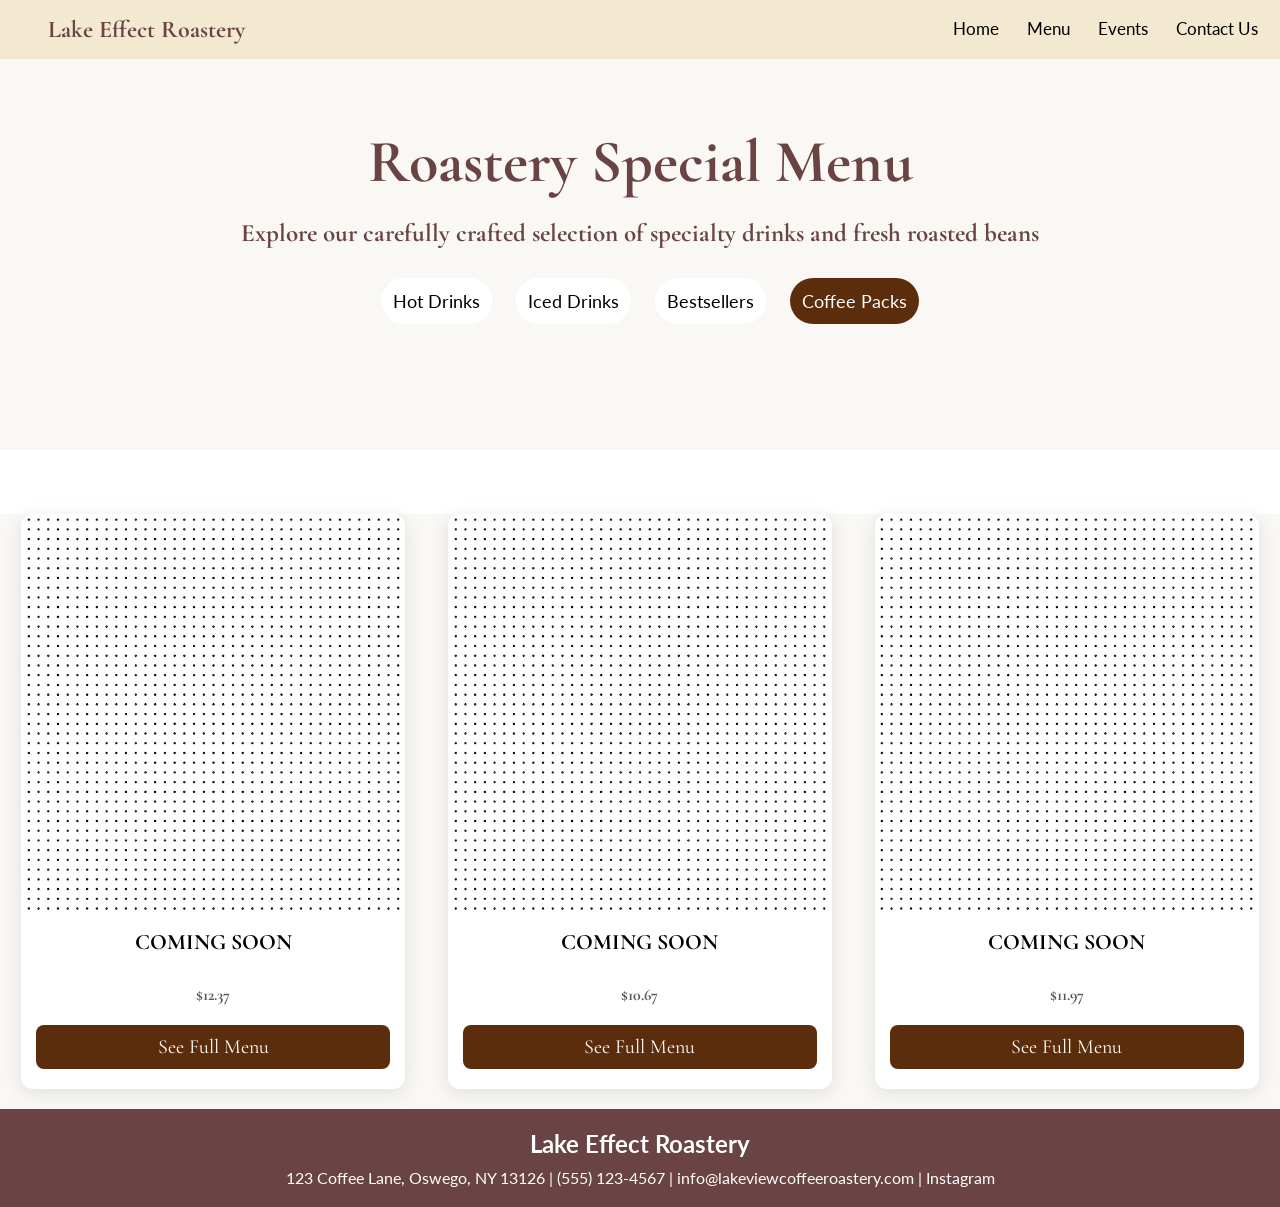
<file: packs.html>
<!DOCTYPE html>
<html lang="en">

<head>
    <meta charset="UTF-8">
    <meta name="viewport" content="width=device-width, initial-scale=1.0">
    <link rel="stylesheet" href="style.css">
    <title>Lake Effect</title>
    <!--Lato Font-->

    <link rel="preconnect" href="https://fonts.googleapis.com">
    <link rel="preconnect" href="https://fonts.gstatic.com" crossorigin>
    <link
        href="https://fonts.googleapis.com/css2?family=Lato:ital,wght@0,100;0,300;0,400;0,700;0,900;1,100;1,300;1,400;1,700;1,900&display=swap"
        rel="stylesheet">

    <!--Cormorant Garamond Font-->
    <link rel="preconnect" href="https://fonts.googleapis.com">
    <link rel="preconnect" href="https://fonts.gstatic.com" crossorigin>
    <link
        href="https://fonts.googleapis.com/css2?family=Cormorant+Garamond:ital,wght@0,300..700;1,300..700&family=Lato:ital,wght@0,100;0,300;0,400;0,700;0,900;1,100;1,300;1,400;1,700;1,900&display=swap"
        rel="stylesheet">
    <link rel="stylesheet" href="https://cdn.jsdelivr.net/npm/@fortawesome/fontawesome-free@6.6.0/css/all.min.css">
</head>

<body>
    <!-- Main content goes here -->
    <section class="header-menu">
        <nav>
            <h3>Lake Effect Roastery</h3>
            <div class="nav-links" id="navLinks">
                <i class="fa-solid fa-xmark" onclick="hidemenu()"></i>

                <ul>
                    <li><a href="index.html">Home</a></li>
                    <li><a href="menu.html">Menu</a></li>
                    <li><a href="events.html">Events</a></li>
                    <li><a href="contact.html">Contact Us</a></li>
                </ul>
            </div>
            <i class="fa-solid fa-bars" onclick="showmenu()"></i>
        </nav>
        <div class="text-box">
            <h1>
                Roastery Special Menu
            </h1>
            <h3>Explore our carefully crafted selection of specialty drinks and fresh roasted beans </h3>
            <a href="menu.html" class="hero-btn2">Hot Drinks</a>
            <a href="iced.html" class="hero-btn2">Iced Drinks</a>
            <a href="best.html" class="hero-btn2">Bestsellers</a>
            <a href="packs.html" class="hero-btn2-selected">Coffee Packs</a>
        </div>
    </section>

    <!--------- Top picks section ---------->

    <section class="top-picks-menu">
    
        <div class="row-2">
            <div class="top-pick-col">
                <img src="images/grid.png" alt="Ethiopian Yirgacheffe">
                <div class="layer">
                    <h3>COMING SOON </h3>
                    <p> <br> <b>$12.37</b> </p>
                    <a href="menu.html" class="card-btn">See Full Menu</a>
                </div>
            </div>
            <div class="top-pick-col">
                <img src="images/grid.png" alt="House Blend Dark Roast">
                <div class="layer">
                    <h3>COMING SOON</h3>
                    <p> <br> <b>$10.67</b></p>
                    <a href="menu.html" class="card-btn">See Full Menu</a>
                </div>
            </div>
            <div class="top-pick-col">
                <img src="images/grid.png" alt="Iced Caramel Latte">
                <div class="layer">
                    <h3>COMING SOON</h3>
                    <p> <br> <b>$11.97</b></p>
                    <a href="menu.html" class="card-btn">See Full Menu</a>
                </div>
            </div>
        </div>
        </section>


        <!-- contact us section-->

        <section class="footer">
            <h3>Lake Effect Roastery</h3>
            <p>123 Coffee Lane, Oswego, NY 13126 | (555) 123-4567 | <a href="https://mail.google.com/mail/?view=cm&fs=1&to=info@lakeviewcoffeeroastery.com" target="_blank" rel="noopener noreferrer">info@lakeviewcoffeeroastery.com</a> | <a href="https://www.instagram.com/" target="_blank" rel="noopener noreferrer">Instagram</a></p>
        </section>

        <script>
            var navLinks = document.getElementById("navLinks");
            function showmenu() {
                navLinks.style.right = "0";
            }
            function hidemenu() {
                navLinks.style.right = "-200px";
            }

        </script>

</body>

</html>
</file>
<file: style.css>
*{
    margin: 0;
    padding: 0;
    
    /* font-family: "Cormorant Garamond", serif; */
}
.header{
    min-height: 70vh;
    font-family: "Lato", sans-serif;
    width: 100%;
    background-image:linear-gradient(rgba(0,0,0,0.5),rgba(0,0,0,0.5)),url(images/headerImage.png);
    background-position: center;
    background-size: cover;
    position: relative;
}

/* ------- menu section ----- */
.header-menu{
    min-height: 50vh;
    font-family: "Lato", sans-serif;
    width: 100%;
    background-image:linear-gradient(#FAF8F4,#FAF8F4);
    background-position: center;
    background-size: cover;
    position: relative;
}
.header-menu .text-box{
    color: #6A4444;
}
.header-menu .text-box h3{
    padding-bottom: 10px ;
}
/* --- EVENTS SECTION --- */
.events-section{
    width: 100%;
    margin :auto;
    padding-top: 1px;
    padding-bottom: 20px;
    background-color: #FAF8F4;
    font-family: "Cormorant Garamond", serif;
}
.events-section h1{
    font-size: 36px;
    margin-bottom: 20px;
}
.events-section .row{
    display: flex;
    justify-content: space-around;
    gap: 5px;
}
.event-col{
    flex-basis: 30%;
    background: #fff;
    border-radius: 0px;
    margin-bottom: 20px;
    padding: 2px;
    box-sizing: border-box;
    box-shadow: 0;
}
.event-col img{
    width: 100%;
    height: 200px;
    object-fit: cover;
    border-radius: 8px;
}
.event-btn{
    display: inline-block;
    margin-top: 20px;
    font-size: 20px;
    background: #000000;
    color: #fff;
    padding: 10px;
    border-radius: 8px;
    text-decoration: none;
}
.event-btn:hover{
    background: #7a3b12;
    transition: 0.4s;
}
/* --- NAVIGATION --- */
nav{
    display: flex;
    background-color: #F3E8D0;
    justify-content: space-around;
    align-items: center;
    padding: 10px;
}
nav img {
    width: 150px;
}
nav h3 {
    margin-left: 3%;
    font-family: "Cormorant Garamond", serif;
    font-size: 24px;
    color: #6A4444;
}
.nav-links {
    flex : 1;
    text-align: right;
}
.nav-links ul li {
    list-style: none;
    padding: 8px 12px;
    display: inline-block;
    position:  relative;}

.nav-links ul li a {
    color: #000000;
    text-decoration: none;
    font-size: 17px;    
}
.nav-links ul li::after {
    content: '';
    width: 0%;
    height: 2px;
    background: #f5d17e50;
    display: block;
    margin: auto;
    transition: 0.5s;
}
.nav-links ul li:hover::after {
    width: 100%;
}
.nav-links ul li a:hover {
    color: #f5d17e;
    transition: 0.6s;
}
.text-box{
    width: 90%;
    font-family: "Cormorant Garamond", serif;
    color: #fff;
    position: absolute;
    top: 50%;
    left: 50%;
    transform: translate(-50%,-50%);
    text-align: center;
}
.text-box h1{
    font-size: 60px;
}
.text-box h3{
    font-size: 25px;   
    margin: 20px 0;
}
.hero-btn{
    display: inline-block;
    font-family: "Lato", sans-serif;
    text-decoration: none;
    color: #fff;
    border: 0px solid;
    border-radius: 8px;
    padding: 12px;
    font-size: 18px;
    background-color: rgb(147, 97, 36);
    position: relative;
    cursor: pointer;
}
.hero-btn:hover{
    background-color: rgb(147, 97, 36,0.8);
    transition: 0.6s;
}
.hero-btn2{
    display: inline-block;
    font-family: "Lato", sans-serif;
    text-decoration: none;
    color: #000000;
    border: 0px solid;
    border-radius: 32px;
    padding: 12px;
    font-size: 18px;
    background-color: rgb(255, 255, 255);
    position: relative;
    cursor: pointer;
    margin-left: 20px;
}
.hero-btn2:hover{
    background-color: rgba(255, 255, 255, 0.8);
    transition: 0.6s;
}
.hero-btn2-selected{
    display: inline-block;
    font-family: "Lato", sans-serif;
    text-decoration: none;
    color: #fff;
    border: 0px solid;
    border-radius: 32px;
    padding: 12px;
    font-size: 18px;
    background-color: #5c2d0c;
    position: relative;
    cursor: pointer;
    margin-left: 20px;
}
.hero-btn2-selected:hover{
    background-color: #7a3b12;
    transition: 0.6s;
}

nav .fa-solid{
    display: none;
}

@media (max-width: 700px){
    nav h3 {
        font-size: 18px;
    }
    .text-box h1{
        font-size: 40px;
    }
    .text-box h3{
        font-size: 18px;
    }
    .nav-links ul li {
        display: block;
    }
    .nav-links{
        position: absolute;
        background: #333;
        height: 100vh;
        width: 200px;
        top: 0;
        right: -200px;
        text-align: left;
        z-index: 2;
        transition: 1s;
    }
    nav .fa-solid{
        display: block;
        margin: 10px;
        font-size: 22px;
        cursor: pointer;
        color: #6A4444;
    }
    .nav-links .fa-solid{
        color: #fff;
    }
    .nav-links ul{
        padding: 30px;
    }
    
}
/* --- TOP PICKS SECTION --- */
.top-picks{
    width: 100%;
    margin :auto; 

    padding-top: 50px;
    background-color: #FAF8F4;
    text-align: center;
    font-family: "Cormorant Garamond", serif;
    
}
.top-picks h1{
    font-size: 45px;
    margin-bottom: 17px;
}
.row{
    margin-top: 5%;
    display: flex;
    justify-content: space-around;
   
}
.row-2{
    margin-top: 5%;
    display: flex;
    justify-content: space-around;
}

.top-pick-col{
    flex-basis: 30%;
    background: #fff;
    border-radius: 12px;
    margin-bottom: 20px;
    padding-bottom: 20px;
    box-sizing: border-box;
    box-shadow: 0 4px 20px rgba(0,0,0,0.1);
    text-align: center;
}
.top-pick-col img{
    width: 100%;
    height: 400px;       
    object-fit: cover;
    border-radius: 12px 12px 0 0;
}
.top-pick-col h3{
    font-size: 22px;
    margin: 10px 0;
}

.top-pick-col p{
    margin: 0 15px 20px;
    color: #555;
}
.card-btn{
    display: block;
    margin: 0 15px;
    text-align: center;
    font-size: 20px;
    background: #5c2d0c;
    color: #fff;
    padding: 10px;
    border-radius: 8px;
    text-decoration: none;
}
.card-btn:hover{
    background: #7a3b12;
    transition: 0.4s;
}
.top-pick-col:hover{
    box-shadow: 0 0 20px 0px rgba(0,0,0,0.2);
    transition: 0.4s;
}
@media (max-width: 700px){
    .row{
        flex-direction: column;
        align-items: center;
    }
    .top-pick-col{
        width: 80%;
    }
}
 /* Our Story Section */
.top-picks-menu{
    width: 100%;
    margin :auto;
    background-color: #FAF8F4;
    text-align: center;
    font-family: "Cormorant Garamond", serif;
    
}


.our-story{
    width: 100%;
    display: flex;
    margin :auto;
    padding: 50px 0;
    background-color: #fff;
    text-align: center;
    
}
.our-story h1{
    
    width: 80%;
    text-align: left;
    margin:auto;
    font-size: 50px;
    margin-bottom: 20px;
    font-family: "Cormorant Garamond", serif;
}
.our-story p{
    width: 80%;
    margin: auto;
    color: #000000;
    font-size: 30px;
    line-height: 1.6;
    font-family: "Cormorant Garamond", serif;
    text-align: left;
    margin-bottom: 50px;
}   
.hero-btn3{
    display: inline-block;
    font-family: "Lato", sans-serif;
    text-decoration: none;
    color: #fff;
    border: 0px solid;
    border-radius: 8px;
    padding: 12px;
    font-size: 18px;
    background-color: #CBAA63;
    position: relative;
    cursor: pointer;
}
.hero-btn3:hover{
    background-color: rgb(147, 97, 36,0.8);
    transition: 0.6s;
}
.our-story img{
    width:450px;
    height: 608px;
    object-fit: fill;
    border-radius: 8px;
    margin-right: 50px;
}
@media (max-width: 700px){
    .our-story{
        flex-direction: column;
        align-items: center;
    }
    .our-story h1{
        font-size: 30px;
        
    }
    .our-story p{
        width: 90%;
        font-size: 18px;
        font-weight: 500;
    }
    .our-story img{
        width: 80%;
        height: auto;
        margin: 20px 0;
    }
}
/* what happening section */
.whats-happening{
    width: 100%;
    margin :auto;
    padding: 50px 0;
    background-color: #FAF8F4;
    text-align: center;
    font-family: "Cormorant Garamond", serif;
}
.happening-row{
    display: flex;
    justify-content: space-between;
    gap: 20px;
    padding: 40px;
}
.whats-happening h1{
    font-size: 40px;
    margin-bottom: 20px;
}
.happening-col{
    flex-basis: 48%;
    background: #fff;
    border-radius: 12px;
    margin-bottom: 20px;
    padding: 20px;
    box-sizing: border-box;
    box-shadow: 0 4px 20px rgba(0,0,0,0.1);
    text-align: Left;
    
}
.whats-happening h4{
    font-size: 15px;
    color: #CBAA63;
    margin: 10px 0px;

}   
.whats-happening p{
    color: #555;
    line-height: 1.6;
    margin : 10px 0px;
    margin-bottom: 20px;
}

.get-directions{
    color: #fff;
    background-color: #82500B;
    padding-top : 5px;
    padding-bottom : 20px;
}
.get-directions .row{
    margin-bottom : 40px;
}

.contact-section {
    background: #f5f5f5;
    padding: 60px 10%;
}
.contact-container {
    display: flex;
    gap: 50px;
    justify-content: space-between;
    flex-wrap: wrap;
}
.contact-left {
    flex: 1;
    min-width: 250px;
}
.contact-left h2 {
    font-family: "Cormorant Garamond", serif;
    font-size: 36px;
    margin-bottom: 20px;
}
.contact-info h4 {
    margin-top: 20px;
    font-weight: 600;
}
.contact-info p {
    color: #555;
    line-height: 1.6;
}
.contact-info a,
.footer a {
    color: inherit;
    text-decoration: none;
}

.contact-info a:hover,
.footer a:hover {
    text-decoration: underline;
}
.contact-right {
    flex: 1;
    min-width: 300px;
}

.contact-right h2 {
    margin-bottom: 20px;
}

.contact-right form {
    display: flex;
    flex-direction: column;
}
.row {
    display: flex;
    gap: 15px;
    margin-bottom: 15px;
}

.row input {
    flex: 1;
}
input, textarea {
    padding: 12px;
    border: 1px solid #ccc;
    border-radius: 5px;
    margin-bottom: 15px;
    font-family: 'Lato', sans-serif;
}

textarea {
    resize: none;
}

button {
    background: #6b4a4a;
    color: white;
    border: none;
    padding: 14px;
    border-radius: 5px;
    cursor: pointer;
    font-size: 16px;
}

button:hover {
    background: hsl(0, 19%, 30%);
}


.footer{
    margin : 0px;
    background-color: #6A4444;
    text-align: center;
    color: #fff;
    padding: 20px 0;
    font-family: "Lato", sans-serif;
}
.footer h3{
    font-size: 24px;
    margin-bottom: 10px;
}
</file>
